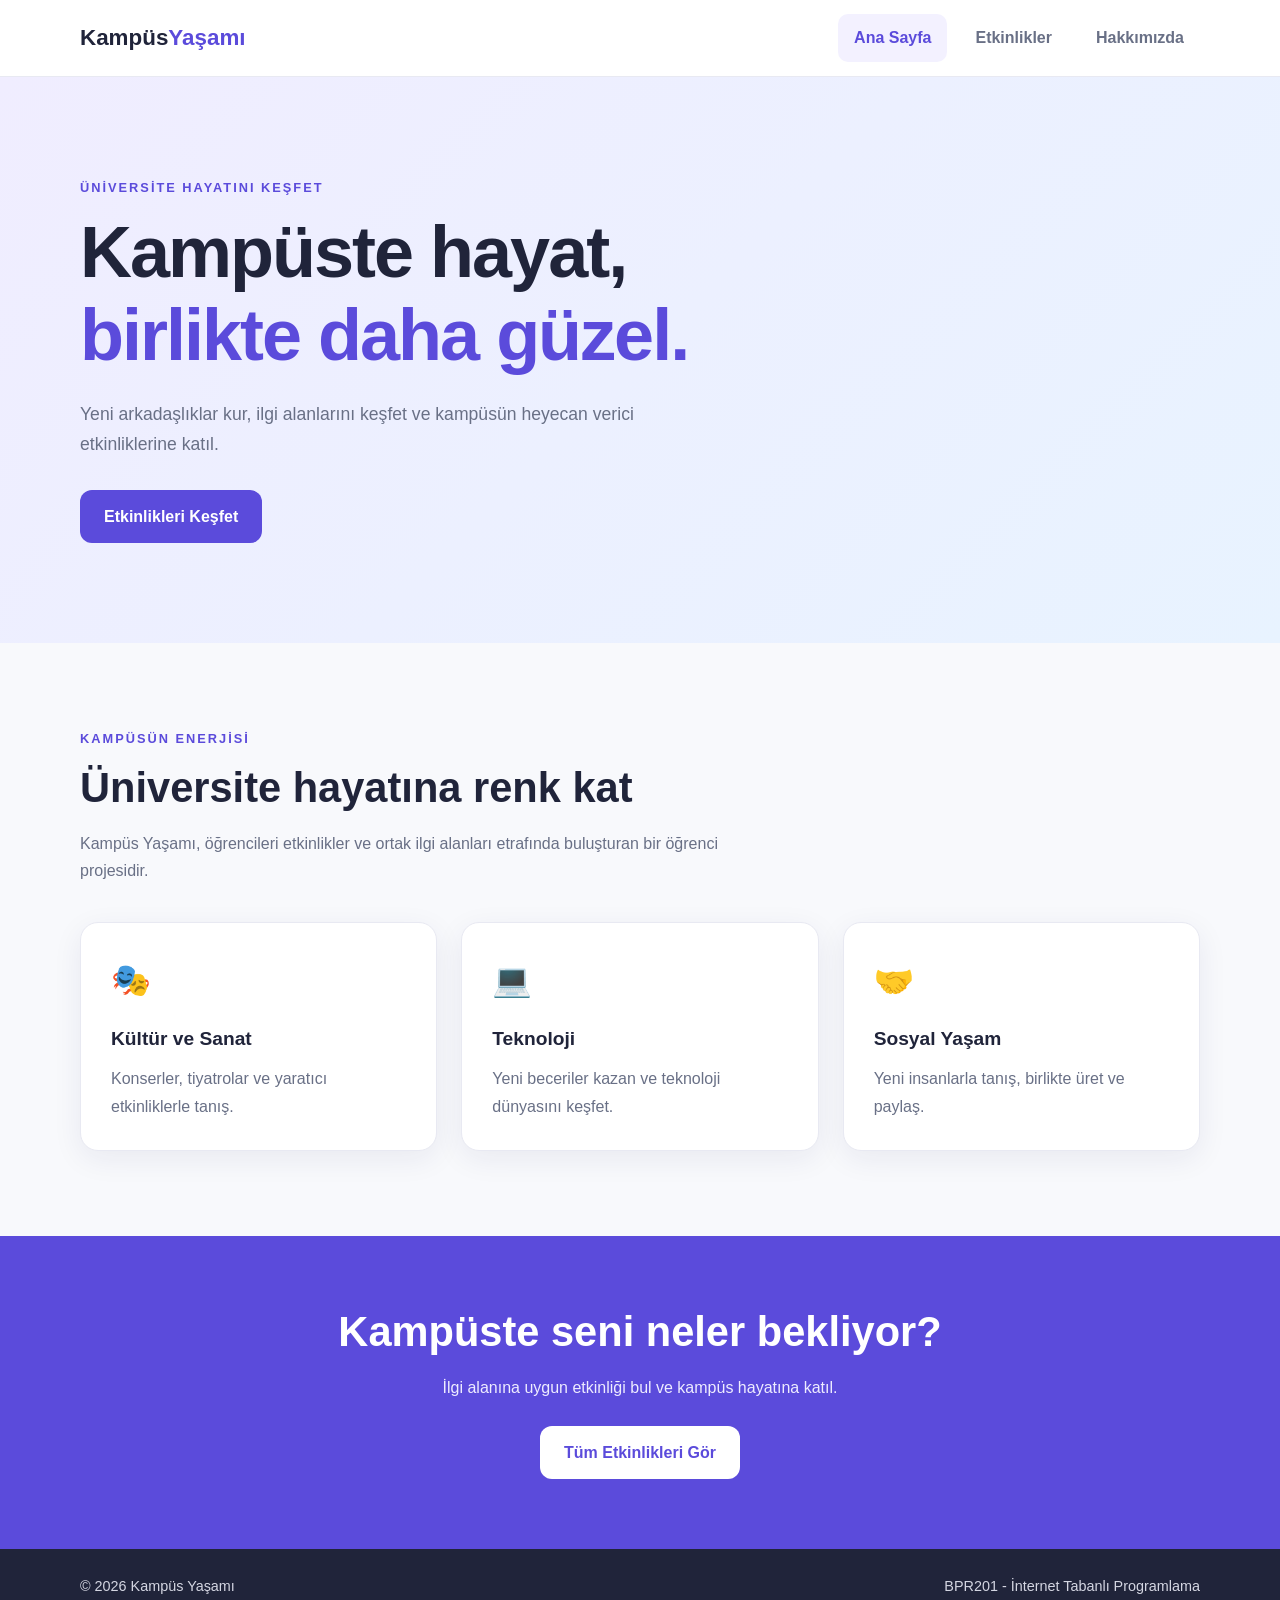
<file: index.html>
<!DOCTYPE html>
<html lang="tr">
<head>
    <meta charset="UTF-8">
    <meta name="viewport" content="width=device-width, initial-scale=1.0">
    <meta name="description" content="Kampüs Yaşamı - Üniversite etkinlikleri ve öğrenci toplulukları">
    <title>Kampüs Yaşamı | Ana Sayfa</title>
    <link rel="stylesheet" href="style.css">
</head>
<body>

    <header class="site-header">
        <nav class="navbar container" aria-label="Ana menü">
            <a href="index.html" class="logo">Kampüs<span>Yaşamı</span></a>

            <ul class="nav-links">
                <li><a href="index.html" class="active">Ana Sayfa</a></li>
                <li><a href="etkinlikler.html">Etkinlikler</a></li>
                <li><a href="hakkimizda.html">Hakkımızda</a></li>
            </ul>
        </nav>
    </header>

    <main>
        <section class="hero">
            <div class="container hero-content">
                <p class="eyebrow">Üniversite hayatını keşfet</p>
                <h1>Kampüste hayat,<br><span>birlikte daha güzel.</span></h1>
                <p class="hero-description">
                    Yeni arkadaşlıklar kur, ilgi alanlarını keşfet ve
                    kampüsün heyecan verici etkinliklerine katıl.
                </p>
                <a href="etkinlikler.html" class="btn btn-primary">
                    Etkinlikleri Keşfet
                </a>
            </div>
        </section>

        <section class="intro-section container">
            <div class="section-heading">
                <p class="eyebrow">Kampüsün enerjisi</p>
                <h2>Üniversite hayatına renk kat</h2>
                <p>
                    Kampüs Yaşamı, öğrencileri etkinlikler ve ortak ilgi
                    alanları etrafında buluşturan bir öğrenci projesidir.
                </p>
            </div>

            <div class="feature-grid">
                <article class="feature-card">
                    <div class="feature-icon" aria-hidden="true">🎭</div>
                    <h3>Kültür ve Sanat</h3>
                    <p>Konserler, tiyatrolar ve yaratıcı etkinliklerle tanış.</p>
                </article>

                <article class="feature-card">
                    <div class="feature-icon" aria-hidden="true">💻</div>
                    <h3>Teknoloji</h3>
                    <p>Yeni beceriler kazan ve teknoloji dünyasını keşfet.</p>
                </article>

                <article class="feature-card">
                    <div class="feature-icon" aria-hidden="true">🤝</div>
                    <h3>Sosyal Yaşam</h3>
                    <p>Yeni insanlarla tanış, birlikte üret ve paylaş.</p>
                </article>
            </div>
        </section>

        <section class="cta-section">
            <div class="container">
                <h2>Kampüste seni neler bekliyor?</h2>
                <p>İlgi alanına uygun etkinliği bul ve kampüs hayatına katıl.</p>
                <a href="etkinlikler.html" class="btn btn-light">
                    Tüm Etkinlikleri Gör
                </a>
            </div>
        </section>
    </main>

    <footer class="site-footer">
        <div class="container footer-content">
            <p>© 2026 Kampüs Yaşamı</p>
            <p>BPR201 - İnternet Tabanlı Programlama</p>
        </div>
    </footer>

</body>
</html>
</file>
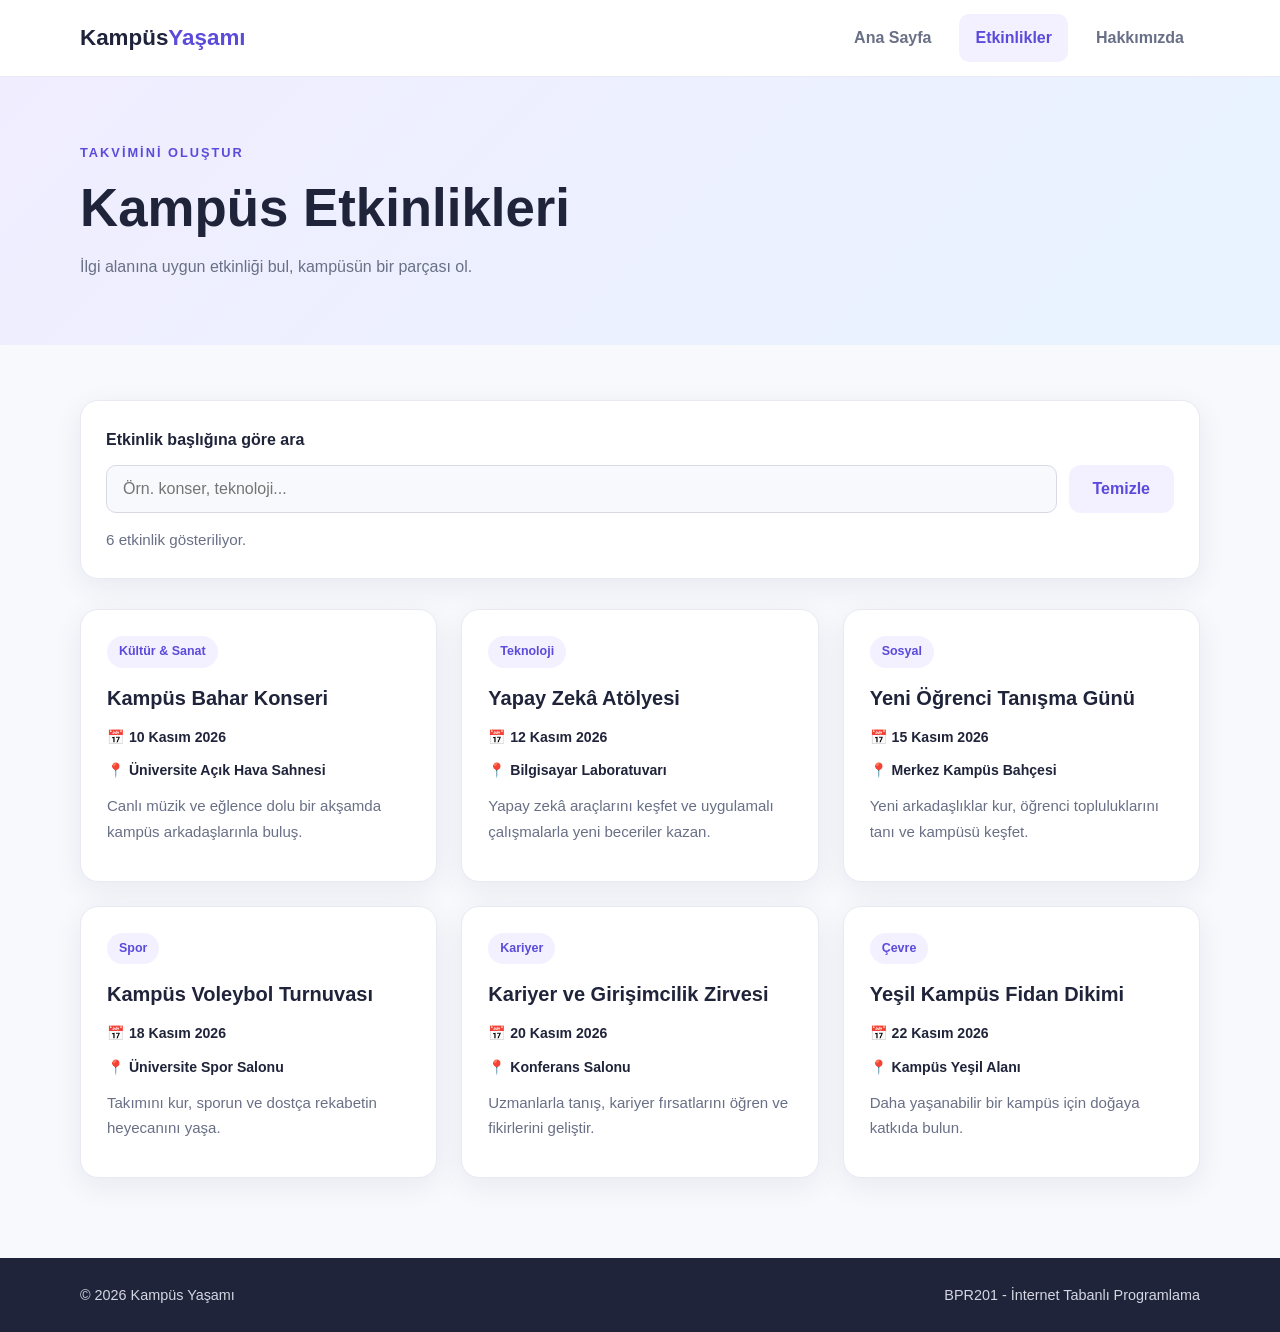
<file: etkinlikler.html>
<!DOCTYPE html>
<html lang="tr">
<head>
    <meta charset="UTF-8">
    <meta name="viewport" content="width=device-width, initial-scale=1.0">
    <meta name="description" content="Kampüs Yaşamı etkinliklerini keşfet ve ara">
    <title>Etkinlikler | Kampüs Yaşamı</title>
    <link rel="stylesheet" href="style.css">
    <script src="script.js" defer></script>
</head>
<body>

    <header class="site-header">
        <nav class="navbar container" aria-label="Ana menü">
            <a href="index.html" class="logo">Kampüs<span>Yaşamı</span></a>

            <ul class="nav-links">
                <li><a href="index.html">Ana Sayfa</a></li>
                <li><a href="etkinlikler.html" class="active">Etkinlikler</a></li>
                <li><a href="hakkimizda.html">Hakkımızda</a></li>
            </ul>
        </nav>
    </header>

    <main>
        <section class="page-hero">
            <div class="container">
                <p class="eyebrow">Takvimini oluştur</p>
                <h1>Kampüs Etkinlikleri</h1>
                <p>İlgi alanına uygun etkinliği bul, kampüsün bir parçası ol.</p>
            </div>
        </section>

        <section class="events-section container">
            <div class="search-panel">
                <label for="eventSearch">Etkinlik başlığına göre ara</label>

                <div class="search-controls">
                    <input
                        type="search"
                        id="eventSearch"
                        placeholder="Örn. konser, teknoloji..."
                        autocomplete="off"
                    >

                    <button type="button" id="clearSearch" class="btn btn-secondary">
                        Temizle
                    </button>
                </div>

                <p id="eventCount" class="event-count" aria-live="polite">
                    6 etkinlik gösteriliyor.
                </p>
            </div>

            <div class="events-grid" id="eventsGrid">

                <article class="event-card">
                    <div class="event-category">Kültür & Sanat</div>
                    <h2 class="event-title">Kampüs Bahar Konseri</h2>
                    <p class="event-date">📅 10 Kasım 2026</p>
                    <p class="event-location">📍 Üniversite Açık Hava Sahnesi</p>
                    <p>Canlı müzik ve eğlence dolu bir akşamda kampüs arkadaşlarınla buluş.</p>
                </article>

                <article class="event-card">
                    <div class="event-category">Teknoloji</div>
                    <h2 class="event-title">Yapay Zekâ Atölyesi</h2>
                    <p class="event-date">📅 12 Kasım 2026</p>
                    <p class="event-location">📍 Bilgisayar Laboratuvarı</p>
                    <p>Yapay zekâ araçlarını keşfet ve uygulamalı çalışmalarla yeni beceriler kazan.</p>
                </article>

                <article class="event-card">
                    <div class="event-category">Sosyal</div>
                    <h2 class="event-title">Yeni Öğrenci Tanışma Günü</h2>
                    <p class="event-date">📅 15 Kasım 2026</p>
                    <p class="event-location">📍 Merkez Kampüs Bahçesi</p>
                    <p>Yeni arkadaşlıklar kur, öğrenci topluluklarını tanı ve kampüsü keşfet.</p>
                </article>

                <article class="event-card">
                    <div class="event-category">Spor</div>
                    <h2 class="event-title">Kampüs Voleybol Turnuvası</h2>
                    <p class="event-date">📅 18 Kasım 2026</p>
                    <p class="event-location">📍 Üniversite Spor Salonu</p>
                    <p>Takımını kur, sporun ve dostça rekabetin heyecanını yaşa.</p>
                </article>

                <article class="event-card">
                    <div class="event-category">Kariyer</div>
                    <h2 class="event-title">Kariyer ve Girişimcilik Zirvesi</h2>
                    <p class="event-date">📅 20 Kasım 2026</p>
                    <p class="event-location">📍 Konferans Salonu</p>
                    <p>Uzmanlarla tanış, kariyer fırsatlarını öğren ve fikirlerini geliştir.</p>
                </article>

                <article class="event-card">
                    <div class="event-category">Çevre</div>
                    <h2 class="event-title">Yeşil Kampüs Fidan Dikimi</h2>
                    <p class="event-date">📅 22 Kasım 2026</p>
                    <p class="event-location">📍 Kampüs Yeşil Alanı</p>
                    <p>Daha yaşanabilir bir kampüs için doğaya katkıda bulun.</p>
                </article>

            </div>

            <p id="noResults" class="no-results" hidden>
                Aradığınız başlıkla eşleşen etkinlik bulunamadı.
            </p>
        </section>
    </main>

    <footer class="site-footer">
        <div class="container footer-content">
            <p>© 2026 Kampüs Yaşamı</p>
            <p>BPR201 - İnternet Tabanlı Programlama</p>
        </div>
    </footer>

</body>
</html>
</file>
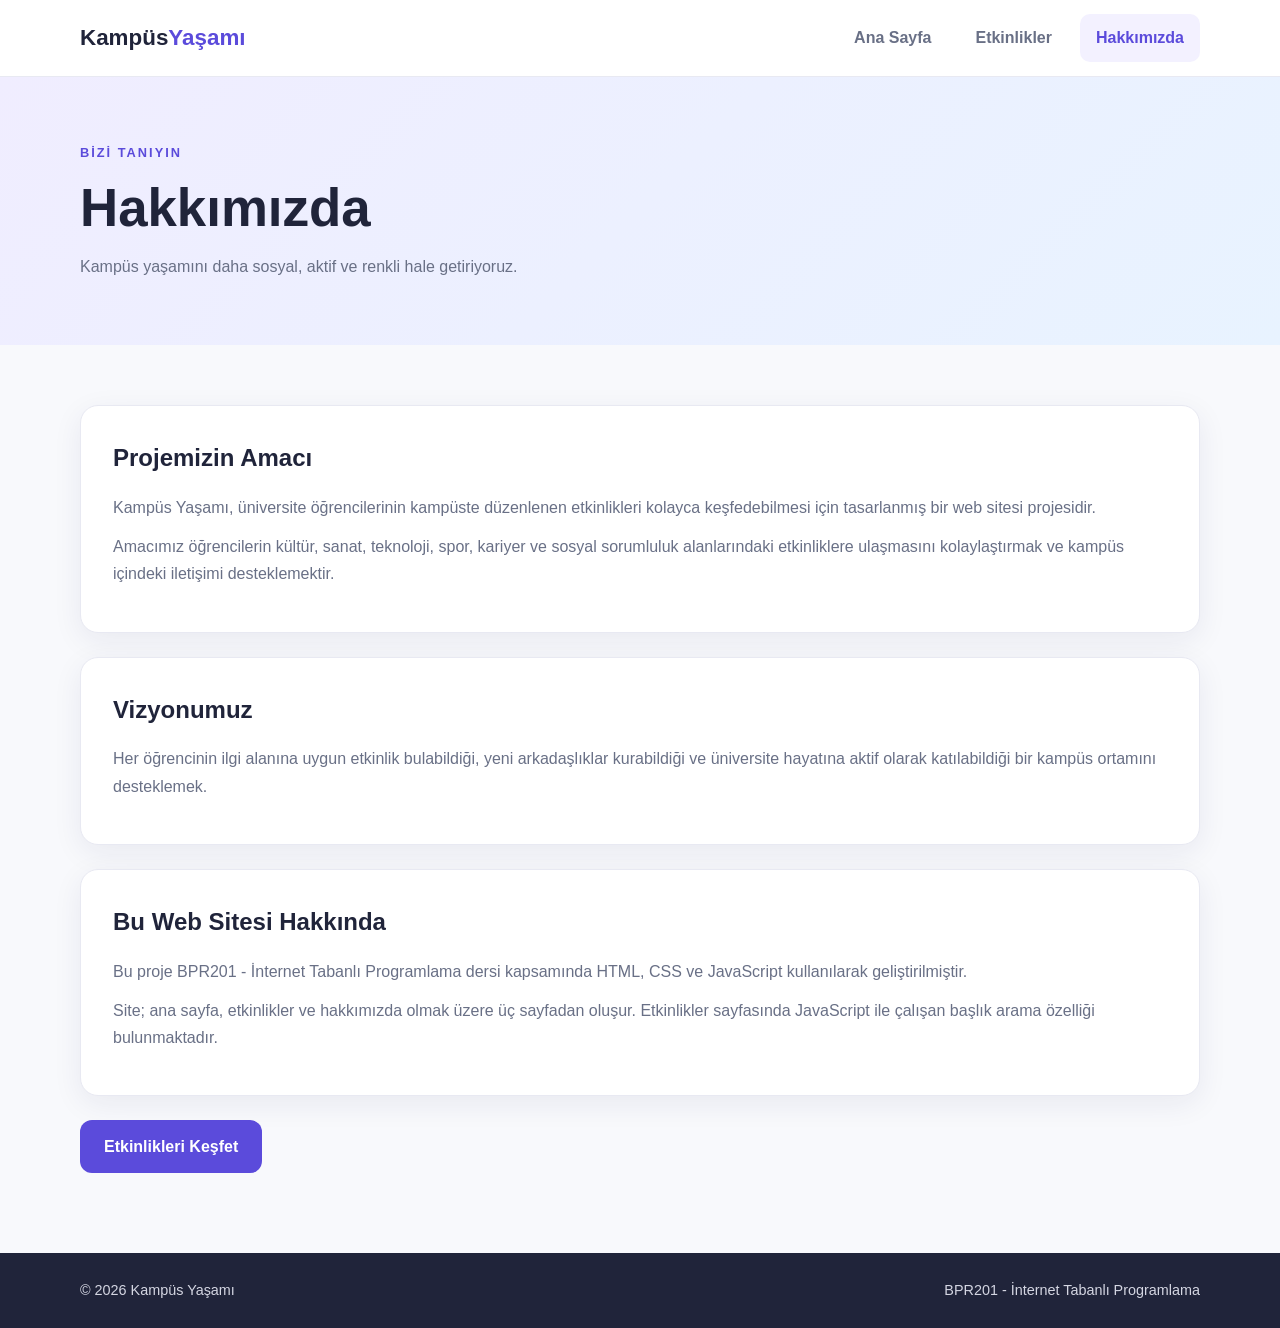
<file: hakkimizda.html>
<!DOCTYPE html>
<html lang="tr">
<head>
    <meta charset="UTF-8">
    <meta name="viewport" content="width=device-width, initial-scale=1.0">
    <meta name="description" content="Kampüs Yaşamı projesi hakkında bilgi">
    <title>Hakkımızda | Kampüs Yaşamı</title>
    <link rel="stylesheet" href="style.css">
</head>
<body>

    <header class="site-header">
        <nav class="navbar container" aria-label="Ana menü">
            <a href="index.html" class="logo">Kampüs<span>Yaşamı</span></a>

            <ul class="nav-links">
                <li><a href="index.html">Ana Sayfa</a></li>
                <li><a href="etkinlikler.html">Etkinlikler</a></li>
                <li><a href="hakkimizda.html" class="active">Hakkımızda</a></li>
            </ul>
        </nav>
    </header>

    <main>
        <section class="page-hero">
            <div class="container">
                <p class="eyebrow">Bizi tanıyın</p>
                <h1>Hakkımızda</h1>
                <p>Kampüs yaşamını daha sosyal, aktif ve renkli hale getiriyoruz.</p>
            </div>
        </section>

        <section class="about-section container">
            <article class="about-card">
                <h2>Projemizin Amacı</h2>
                <p>
                    Kampüs Yaşamı, üniversite öğrencilerinin kampüste
                    düzenlenen etkinlikleri kolayca keşfedebilmesi için
                    tasarlanmış bir web sitesi projesidir.
                </p>
                <p>
                    Amacımız öğrencilerin kültür, sanat, teknoloji, spor,
                    kariyer ve sosyal sorumluluk alanlarındaki etkinliklere
                    ulaşmasını kolaylaştırmak ve kampüs içindeki iletişimi
                    desteklemektir.
                </p>
            </article>

            <article class="about-card">
                <h2>Vizyonumuz</h2>
                <p>
                    Her öğrencinin ilgi alanına uygun etkinlik bulabildiği,
                    yeni arkadaşlıklar kurabildiği ve üniversite hayatına
                    aktif olarak katılabildiği bir kampüs ortamını desteklemek.
                </p>
            </article>

            <article class="about-card">
                <h2>Bu Web Sitesi Hakkında</h2>
                <p>
                    Bu proje BPR201 - İnternet Tabanlı Programlama dersi
                    kapsamında HTML, CSS ve JavaScript kullanılarak
                    geliştirilmiştir.
                </p>
                <p>
                    Site; ana sayfa, etkinlikler ve hakkımızda olmak üzere
                    üç sayfadan oluşur. Etkinlikler sayfasında JavaScript
                    ile çalışan başlık arama özelliği bulunmaktadır.
                </p>
            </article>

            <a href="etkinlikler.html" class="btn btn-primary">
                Etkinlikleri Keşfet
            </a>
        </section>
    </main>

    <footer class="site-footer">
        <div class="container footer-content">
            <p>© 2026 Kampüs Yaşamı</p>
            <p>BPR201 - İnternet Tabanlı Programlama</p>
        </div>
    </footer>

</body>
</html>
</file>
<file: style.css>
/* =========================
   GENEL AYARLAR
========================= */

:root {
    --primary: #5b4bdb;
    --primary-dark: #4032b5;
    --secondary: #f3f1ff;
    --background: #f8f9fc;
    --text: #20243a;
    --muted: #697086;
    --white: #ffffff;
    --border: #e8e9f2;
    --radius: 18px;
    --shadow: 0 8px 30px rgba(35, 31, 90, 0.07);
}

* {
    margin: 0;
    padding: 0;
    box-sizing: border-box;
}

html {
    scroll-behavior: smooth;
}

body {
    font-family: Arial, Helvetica, sans-serif;
    background: var(--background);
    color: var(--text);
    line-height: 1.7;
}

a {
    text-decoration: none;
    color: inherit;
}

.container {
    width: min(1120px, 90%);
    margin: 0 auto;
}

/* =========================
   NAVIGATION
========================= */

.site-header {
    background: var(--white);
    border-bottom: 1px solid var(--border);
    position: sticky;
    top: 0;
    z-index: 100;
}

.navbar {
    min-height: 76px;
    display: flex;
    justify-content: space-between;
    align-items: center;
    gap: 20px;
}

.logo {
    font-size: 1.4rem;
    font-weight: 800;
    color: var(--text);
    white-space: nowrap;
}

.logo span {
    color: var(--primary);
}

.nav-links {
    list-style: none;
    display: flex;
    align-items: center;
    gap: 12px;
}

.nav-links a {
    display: inline-block;
    padding: 10px 16px;
    border-radius: 10px;
    color: var(--muted);
    font-weight: 600;
    transition: 0.25s ease;
}

.nav-links a:hover,
.nav-links a.active {
    background: var(--secondary);
    color: var(--primary);
}

/* =========================
   BUTONLAR
========================= */

.btn {
    display: inline-block;
    padding: 13px 24px;
    border: none;
    border-radius: 12px;
    font-size: 1rem;
    font-weight: 700;
    cursor: pointer;
    transition: 0.25s ease;
    text-align: center;
}

.btn-primary {
    background: var(--primary);
    color: var(--white);
}

.btn-primary:hover {
    background: var(--primary-dark);
    transform: translateY(-2px);
}

.btn-secondary {
    background: var(--secondary);
    color: var(--primary);
}

.btn-secondary:hover {
    background: #e6e2ff;
}

.btn-light {
    background: var(--white);
    color: var(--primary);
}

.btn-light:hover {
    transform: translateY(-2px);
}

/* =========================
   ANA SAYFA HERO
========================= */

.hero {
    background: linear-gradient(135deg, #f0edff, #e8f3ff);
    padding: 100px 0;
}

.hero-content {
    max-width: 1120px;
}

.eyebrow {
    color: var(--primary);
    text-transform: uppercase;
    letter-spacing: 2px;
    font-size: 0.8rem;
    font-weight: 800;
    margin-bottom: 12px;
}

.hero h1 {
    font-size: clamp(2.5rem, 6vw, 4.5rem);
    line-height: 1.15;
    letter-spacing: -2px;
    margin-bottom: 24px;
}

.hero h1 span {
    color: var(--primary);
}

.hero-description {
    max-width: 580px;
    color: var(--muted);
    font-size: 1.1rem;
    margin-bottom: 30px;
}

/* =========================
   TANITIM BÖLÜMÜ
========================= */

.intro-section {
    padding-top: 85px;
    padding-bottom: 85px;
}

.section-heading {
    max-width: 650px;
    margin-bottom: 38px;
}

.section-heading h2,
.cta-section h2 {
    font-size: clamp(1.8rem, 4vw, 2.6rem);
    line-height: 1.25;
    margin-bottom: 16px;
}

.section-heading > p:last-child {
    color: var(--muted);
}

.feature-grid {
    display: grid;
    grid-template-columns: repeat(3, 1fr);
    gap: 24px;
}

.feature-card {
    background: var(--white);
    border: 1px solid var(--border);
    border-radius: var(--radius);
    padding: 30px;
    box-shadow: var(--shadow);
    transition: 0.25s ease;
}

.feature-card:hover {
    transform: translateY(-5px);
}

.feature-icon {
    font-size: 2rem;
    margin-bottom: 15px;
}

.feature-card h3 {
    margin-bottom: 10px;
    font-size: 1.2rem;
}

.feature-card p {
    color: var(--muted);
}

/* =========================
   ALT ÇAĞRI BÖLÜMÜ
========================= */

.cta-section {
    background: var(--primary);
    color: var(--white);
    padding: 70px 0;
    text-align: center;
}

.cta-section p {
    margin-bottom: 25px;
    color: #eeecff;
}

/* =========================
   ALT SAYFA BAŞLIĞI
========================= */

.page-hero {
    background: linear-gradient(135deg, #f0edff, #e8f3ff);
    padding: 65px 0;
}

.page-hero h1 {
    font-size: clamp(2rem, 5vw, 3.3rem);
    line-height: 1.2;
    margin-bottom: 14px;
}

.page-hero p:last-child {
    color: var(--muted);
}

/* =========================
   ETKİNLİKLER VE ARAMA
========================= */

.events-section {
    padding-top: 55px;
    padding-bottom: 80px;
}

.search-panel {
    background: var(--white);
    padding: 25px;
    border: 1px solid var(--border);
    border-radius: var(--radius);
    margin-bottom: 30px;
    box-shadow: var(--shadow);
}

.search-panel label {
    display: block;
    font-weight: 700;
    margin-bottom: 12px;
}

.search-controls {
    display: flex;
    gap: 12px;
}

.search-controls input {
    flex: 1;
    min-width: 0;
    padding: 14px 16px;
    border: 1px solid #d8d9e5;
    border-radius: 10px;
    font-size: 1rem;
    background: var(--background);
    color: var(--text);
}

.search-controls input:focus {
    outline: 3px solid #dcd7ff;
    border-color: var(--primary);
}

.event-count {
    margin-top: 14px;
    color: var(--muted);
    font-size: 0.95rem;
}

.events-grid {
    display: grid;
    grid-template-columns: repeat(3, 1fr);
    gap: 24px;
}

.event-card {
    background: var(--white);
    padding: 26px;
    border: 1px solid var(--border);
    border-radius: var(--radius);
    box-shadow: var(--shadow);
    transition: 0.25s ease;
}

.event-card:hover {
    transform: translateY(-4px);
    border-color: #d4ceff;
}

.event-category {
    display: inline-block;
    background: var(--secondary);
    color: var(--primary);
    font-size: 0.78rem;
    font-weight: 800;
    padding: 5px 12px;
    border-radius: 30px;
    margin-bottom: 16px;
}

.event-card h2 {
    font-size: 1.25rem;
    line-height: 1.4;
    margin-bottom: 14px;
}

.event-card p {
    color: var(--muted);
    font-size: 0.94rem;
    margin-bottom: 10px;
}

.event-card .event-date,
.event-card .event-location {
    color: var(--text);
    font-weight: 600;
    font-size: 0.88rem;
}

.no-results {
    background: var(--white);
    border: 1px solid var(--border);
    border-radius: var(--radius);
    text-align: center;
    padding: 35px;
    color: var(--muted);
}

/* =========================
   HAKKIMIZDA
========================= */

.about-section {
    padding-top: 60px;
    padding-bottom: 80px;
}

.about-card {
    background: var(--white);
    border: 1px solid var(--border);
    border-radius: var(--radius);
    padding: 32px;
    margin-bottom: 24px;
    box-shadow: var(--shadow);
}

.about-card h2 {
    font-size: 1.5rem;
    margin-bottom: 15px;
}

.about-card p {
    color: var(--muted);
    margin-bottom: 12px;
}

/* =========================
   FOOTER
========================= */

.site-footer {
    background: #20243a;
    color: var(--white);
    padding: 25px 0;
}

.footer-content {
    display: flex;
    justify-content: space-between;
    align-items: center;
    gap: 15px;
}

.footer-content p {
    font-size: 0.9rem;
    color: #d4d6e2;
}

/* =========================
   MOBİL UYUMLULUK
========================= */

@media (max-width: 900px) {
    .events-grid {
        grid-template-columns: repeat(2, 1fr);
    }

    .feature-grid {
        grid-template-columns: repeat(2, 1fr);
    }

    .hero {
        padding: 75px 0;
    }
}

@media (max-width: 600px) {
    .navbar {
        flex-direction: column;
        justify-content: center;
        padding: 15px 0;
        gap: 8px;
    }

    .nav-links {
        width: 100%;
        justify-content: center;
        gap: 2px;
    }

    .nav-links a {
        padding: 9px 10px;
        font-size: 0.88rem;
    }

    .hero {
        padding: 60px 0;
    }

    .hero h1 {
        letter-spacing: -1px;
    }

    .feature-grid,
    .events-grid {
        grid-template-columns: 1fr;
    }

    .search-controls {
        flex-direction: column;
    }

    .search-controls .btn {
        width: 100%;
    }

    .search-panel {
        padding: 18px;
    }

    .footer-content {
        flex-direction: column;
        text-align: center;
    }

    .about-card {
        padding: 22px;
    }
}

/* Improve mobile layout and prevent horizontal overflow */
@media (max-width: 390px) {
    .container {
        width: 100%;
        padding-left: 16px;
        padding-right: 16px;
    }

    .events-grid {
        grid-template-columns: 1fr;
    }

    .search-form,
    .search-controls {
        width: 100%;
        max-width: 100%;
    }

    input,
    button {
        max-width: 100%;
    }
}
</file>
